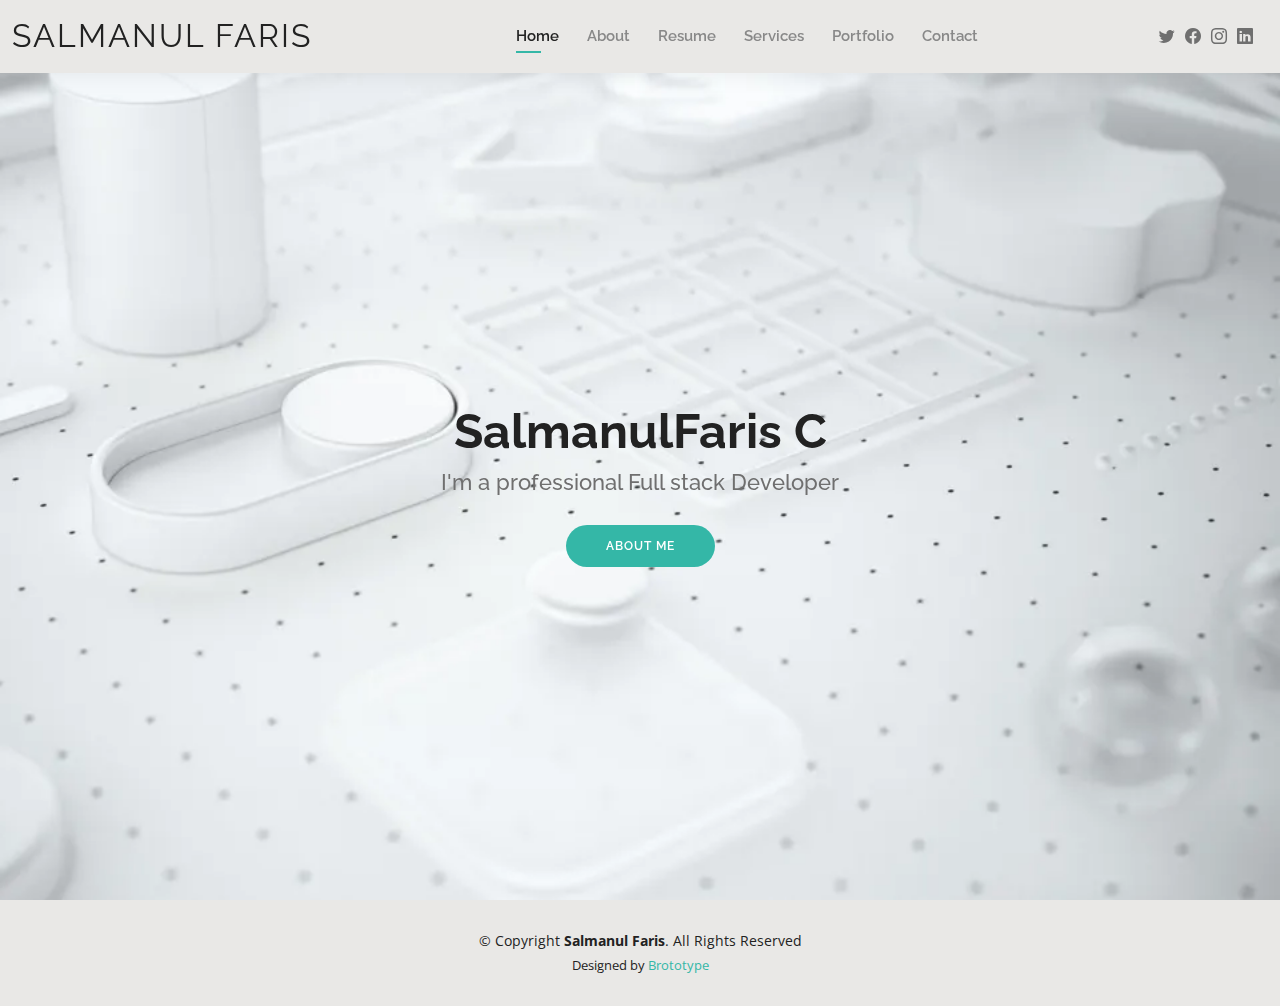
<file: index.html>
<!DOCTYPE html>
<html lang="en">

<head>
  <meta charset="utf-8">
  <meta content="width=device-width, initial-scale=1.0" name="viewport">

  <title>Salmanul Faris </title>
  <meta content="" name="description">
  <meta content="" name="keywords">

  <!-- Favicons -->
  <link href="assets/img/salman logo.webp" rel="icon">
  <link href="assets/img/salman logo.webp" rel="apple-touch-icon">

  <!-- Google Fonts -->
  <link href="https://fonts.googleapis.com/css?family=Open+Sans:300,300i,400,400i,600,600i,700,700i|Raleway:300,300i,400,400i,500,500i,600,600i,700,700i|Poppins:300,300i,400,400i,500,500i,600,600i,700,700i" rel="stylesheet">

  <!-- Vendor CSS Files -->
  <link href="assets/vendor/aos/aos.css" rel="stylesheet">
  <link href="assets/vendor/bootstrap/css/bootstrap.min.css" rel="stylesheet">
  <link href="assets/vendor/bootstrap-icons/bootstrap-icons.css" rel="stylesheet">
  <link href="assets/vendor/boxicons/css/boxicons.min.css" rel="stylesheet">
  <link href="assets/vendor/glightbox/css/glightbox.min.css" rel="stylesheet">
  <link href="assets/vendor/swiper/swiper-bundle.min.css" rel="stylesheet">

  <!-- Template Main CSS File -->
  <link href="assets/css/style.css" rel="stylesheet">

 
</head>

<body>

  <!-- ======= Header ======= -->
  <header id="header" class="fixed-top">
    <div class="container-fluid d-flex justify-content-between align-items-center">

      <h1 class="logo me-auto me-lg-0"><a href="index.html">Salmanul Faris</a></h1>
      <!-- Uncomment below if you prefer to use an image logo -->
      <!-- <a href="index.html" class="logo"><img src="assets/img/logo.png" alt="" class="img-fluid"></a>-->

      <nav id="navbar" class="navbar order-last order-lg-0">
        <ul>
          <li><a class="active" href="index.html">Home</a></li>
          <li><a href="about.html">About</a></li>
          <li><a href="resume.html">Resume</a></li>
          <li><a href="services.html">Services</a></li>
          <li><a href="portfolio.html">Portfolio</a></li>
          <li><a href="contact.html">Contact</a></li>
        </ul>
        <i class="bi bi-list mobile-nav-toggle"></i>
      </nav><!-- .navbar -->

      <div class="header-social-links">
        <a href="#" class="twitter"><i class="bi bi-twitter"></i></a>
        <a href="https://www.facebook.com/salmanul.faris.5473" class="facebook"><i class="bi bi-facebook"></i></a>
        <a href="https://instagram.com/mr_fa_r_i_?igshid=ZDdkNTZiNTM=" class="instagram"><i class="bi bi-instagram"></i></a>
        <a href="https://www.linkedin.com/in/salmanul-faris-8b586a227/" class="linkedin"><i class="bi bi-linkedin"></i></i></a>
      </div>

    </div>

  </header><!-- End Header -->

  <!-- ======= Hero Section ======= -->
  <section id="hero" class="d-flex align-items-center">
    <div class="container d-flex flex-column align-items-center" data-aos="zoom-in" data-aos-delay="100">
      <h1>SalmanulFaris C</h1>
      <h2>I'm a professional Full stack Developer</h2>
      <a href="about.html" class="btn-about">About Me</a>
    </div>
  </section><!-- End Hero -->

  <!-- ======= Footer ======= -->
  <footer id="footer">
    <div class="container">
      <div class="copyright">
        &copy; Copyright <strong><span>Salmanul Faris</span></strong>. All Rights Reserved
      </div>
      <div class="credits">
     
        Designed by <a href="#">Brototype</a>
      </div>
    </div>
  </footer><!-- End  Footer -->

  <div id="preloader"></div>
  <a href="#" class="back-to-top d-flex align-items-center justify-content-center"><i class="bi bi-arrow-up-short"></i></a>

  <!-- Vendor JS Files -->
  <script src="assets/vendor/purecounter/purecounter_vanilla.js"></script>
  <script src="assets/vendor/aos/aos.js"></script>
  <script src="assets/vendor/bootstrap/js/bootstrap.bundle.min.js"></script>
  <script src="assets/vendor/glightbox/js/glightbox.min.js"></script>
  <script src="assets/vendor/isotope-layout/isotope.pkgd.min.js"></script>
  <script src="assets/vendor/swiper/swiper-bundle.min.js"></script>
  <script src="assets/vendor/waypoints/noframework.waypoints.js"></script>
  

  <!-- Template Main JS File -->
  <script src="assets/js/main.js"></script>

</body>

</html>
</file>
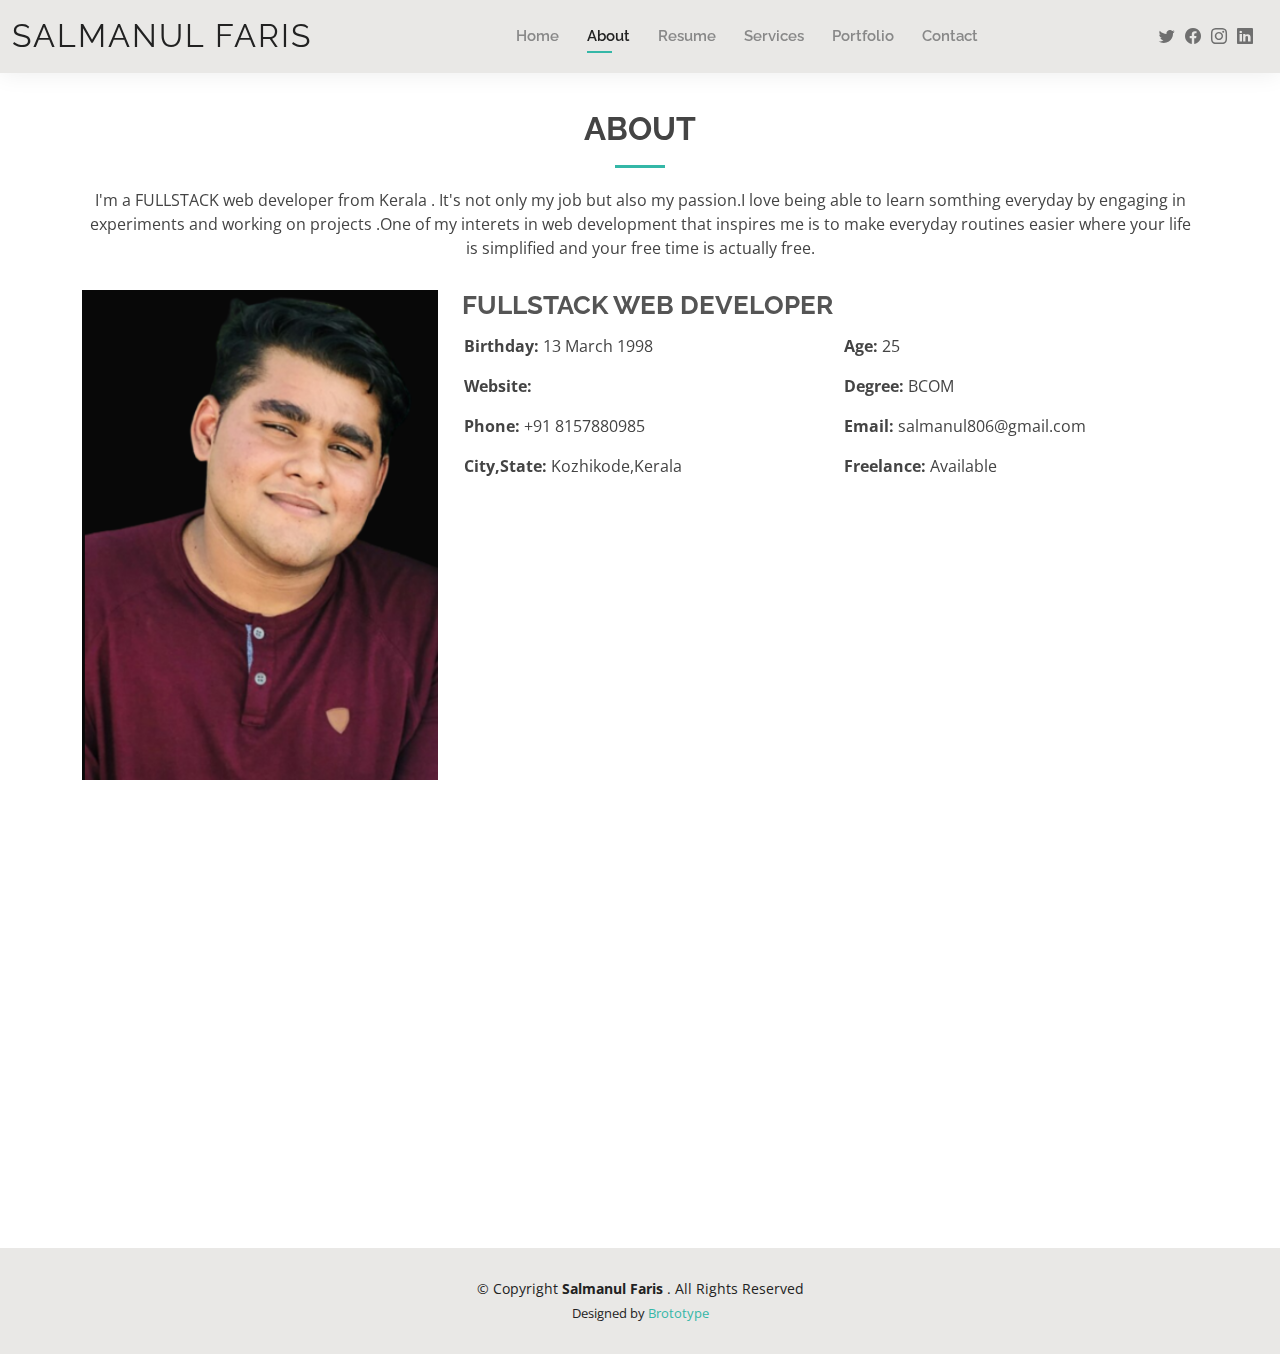
<file: about.html>
<!DOCTYPE html>
<html lang="en">

<head>
  <meta charset="utf-8">
  <meta content="width=device-width, initial-scale=1.0" name="viewport">

  <title>About - Salmanul Faris </title>
  <meta content="" name="description">
  <meta content="" name="keywords">

  <!-- Favicons -->
  <link href="assets/img/salman logo.webp" rel="icon">
  <link href="assets/img/salman logo.webp" rel="apple-touch-icon">

  <!-- Google Fonts -->
  <link href="https://fonts.googleapis.com/css?family=Open+Sans:300,300i,400,400i,600,600i,700,700i|Raleway:300,300i,400,400i,500,500i,600,600i,700,700i|Poppins:300,300i,400,400i,500,500i,600,600i,700,700i" rel="stylesheet">

  <!-- Vendor CSS Files -->
  <link href="assets/vendor/aos/aos.css" rel="stylesheet">
  <link href="assets/vendor/bootstrap/css/bootstrap.min.css" rel="stylesheet">
  <link href="assets/vendor/bootstrap-icons/bootstrap-icons.css" rel="stylesheet">
  <link href="assets/vendor/boxicons/css/boxicons.min.css" rel="stylesheet">
  <link href="assets/vendor/glightbox/css/glightbox.min.css" rel="stylesheet">
  <link href="assets/vendor/swiper/swiper-bundle.min.css" rel="stylesheet">

  <!-- Template Main CSS File -->
  <link href="assets/css/style.css" rel="stylesheet">

 
</head>

<body>

  <!-- ======= Header ======= -->
  <header id="header" class="fixed-top">
    <div class="container-fluid d-flex justify-content-between align-items-center">

      <h1 class="logo me-auto me-lg-0"><a href="index.html">Salmanul Faris</a></h1>
     
      

      <nav id="navbar" class="navbar order-last order-lg-0">
        <ul>
          <li><a href="index.html">Home</a></li>
          <li><a class="active" href="about.html">About</a></li>
          <li><a href="resume.html">Resume</a></li>
          <li><a href="services.html">Services</a></li>
          <li><a href="portfolio.html">Portfolio</a></li>
          <li><a href="contact.html">Contact</a></li>
        </ul>
        <i class="bi bi-list mobile-nav-toggle"></i>
      </nav><!-- .navbar -->

      <div class="header-social-links">
        <a href="#" class="twitter"><i class="bi bi-twitter"></i></a>
        <a href="https://www.facebook.com/salmanul.faris.547" class="facebook"><i class="bi bi-facebook"></i></a>
        <a href="https://instagram.com/mr_fa_r_i_?igshid=ZDdkNTZiNTM=" class="instagram"><i class="bi bi-instagram"></i></a>
        <a href="https://www.linkedin.com/in/salmanul-faris-8b586a227/" class="linkedin"><i class="bi bi-linkedin"></i></i></a>
      </div>

    </div>

  </header><!-- End Header -->

  <main id="main">

    <!-- ======= About Section ======= -->
    <section id="about" class="about">
      <div class="container" data-aos="fade-up">

        <div class="section-title">
          <h2>About</h2>
          <p>I'm a FULLSTACK web developer from Kerala . It's not only my job but also my passion.I love being able to learn somthing everyday by engaging in experiments and working on projects .One of my interets in web development that inspires me is to make everyday routines easier where your life is simplified and your free time is actually free. </p>
        </div>

        <div class="row">
          <div class="col-lg-4">
            <img src="assets/img/Screenshot from 2023-03-31 22-18-03.png" class="img-fluid" alt="">
          </div>
          <div class="col-lg-8 pt-4 pt-lg-0 content">
            <h3> FULLSTACK WEB DEVELOPER</h3>
            
            <div class="row">
              <div class="col-lg-6">
                <ul>
                  <li><i class="bi bi-rounded-right"></i> <strong>Birthday:</strong> 13 March 1998</li>
                  <li><i class="bi bi-rounded-right"></i> <strong>Website:</strong> </li>
                  <li><i class="bi bi-rounded-right"></i> <strong>Phone:</strong> +91 8157880985</li>
                  <li><i class="bi bi-rounded-right"></i> <strong>City,State:</strong>  Kozhikode,Kerala</li>
                </ul>
              </div>
              <div class="col-lg-6">
                <ul>
                  <li><i class="bi bi-rounded-right"></i> <strong>Age:</strong> 25</li>
                  <li><i class="bi bi-rounded-right"></i> <strong>Degree:</strong> BCOM</li>
                  <li><i class="bi bi-rounded-right"></i> <strong>Email:</strong> salmanul806@gmail.com</li>
                  <li><i class="bi bi-rounded-right"></i> <strong>Freelance:</strong> Available</li>
                </ul>
              </div>
            </div>
         
          </div>
        </div>

      </div>
    </section><!-- End About Section -->

    <!-- ======= Skills Section ======= -->
    <section id="skills" class="skills">
      <div class="container" data-aos="fade-up">

        <div class="section-title">
          <h2>Skills</h2>
          
        </div>

        <div class="row skills-content">

          <div class="col-lg-6">

            <div class="progress">
              <span class="skill">HTML <i class="val">80%</i></span>
              <div class="progress-bar-wrap">
                <div class="progress-bar" role="progressbar" aria-valuenow="80" aria-valuemin="0" aria-valuemax="100"></div>
              </div>
            </div>

            <div class="progress">
              <span class="skill">CSS <i class="val">80%</i></span>
              <div class="progress-bar-wrap">
                <div class="progress-bar" role="progressbar" aria-valuenow="80" aria-valuemin="0" aria-valuemax="100"></div>
              </div>
            </div>

            <div class="progress">
              <span class="skill">JavaScript <i class="val">50%</i></span>
              <div class="progress-bar-wrap">
                <div class="progress-bar" role="progressbar" aria-valuenow="50" aria-valuemin="0" aria-valuemax="100"></div>
              </div>
            </div>

          </div>

          <div class="col-lg-6">

            <div class="progress">
              <span class="skill">MongoDB<i class="val">80%</i></span>
              <div class="progress-bar-wrap">
                <div class="progress-bar" role="progressbar" aria-valuenow="80" aria-valuemin="0" aria-valuemax="100"></div>
              </div>
            </div>

            <div class="progress">
              <span class="skill">React js<i class="val">90%</i></span>
              <div class="progress-bar-wrap">
                <div class="progress-bar" role="progressbar" aria-valuenow="90" aria-valuemin="0" aria-valuemax="100"></div>
              </div>
            </div>

            <div class="progress">
              <span class="skill">jQery<i class="val">55%</i></span>
              <div class="progress-bar-wrap">
                <div class="progress-bar" role="progressbar" aria-valuenow="55" aria-valuemin="0" aria-valuemax="100"></div>
              </div>
            </div>

          </div>

        </div>

      </div>
    </section><!-- End Skills Section -->
</main><!-- End #main -->

  <!-- ======= Footer ======= -->
  <footer id="footer">
    <div class="container">
      <div class="copyright">
        &copy; Copyright <strong><span>Salmanul Faris </span></strong>. All Rights Reserved
      </div>
      <div class="credits">
       

        Designed by <a href="">Brototype</a>
      </div>
    </div>
  </footer><!-- End  Footer -->

  <div id="preloader"></div>
  <a href="#" class="back-to-top d-flex align-items-center justify-content-center"><i class="bi bi-arrow-up-short"></i></a>

  <!-- Vendor JS Files -->
  <script src="assets/vendor/purecounter/purecounter_vanilla.js"></script>
  <script src="assets/vendor/aos/aos.js"></script>
  <script src="assets/vendor/bootstrap/js/bootstrap.bundle.min.js"></script>
  <script src="assets/vendor/glightbox/js/glightbox.min.js"></script>
  <script src="assets/vendor/isotope-layout/isotope.pkgd.min.js"></script>
  <script src="assets/vendor/swiper/swiper-bundle.min.js"></script>
  <script src="assets/vendor/waypoints/noframework.waypoints.js"></script>
  

  <!-- Template Main JS File -->
  <script src="assets/js/main.js"></script>

</body>

</html>
</file>
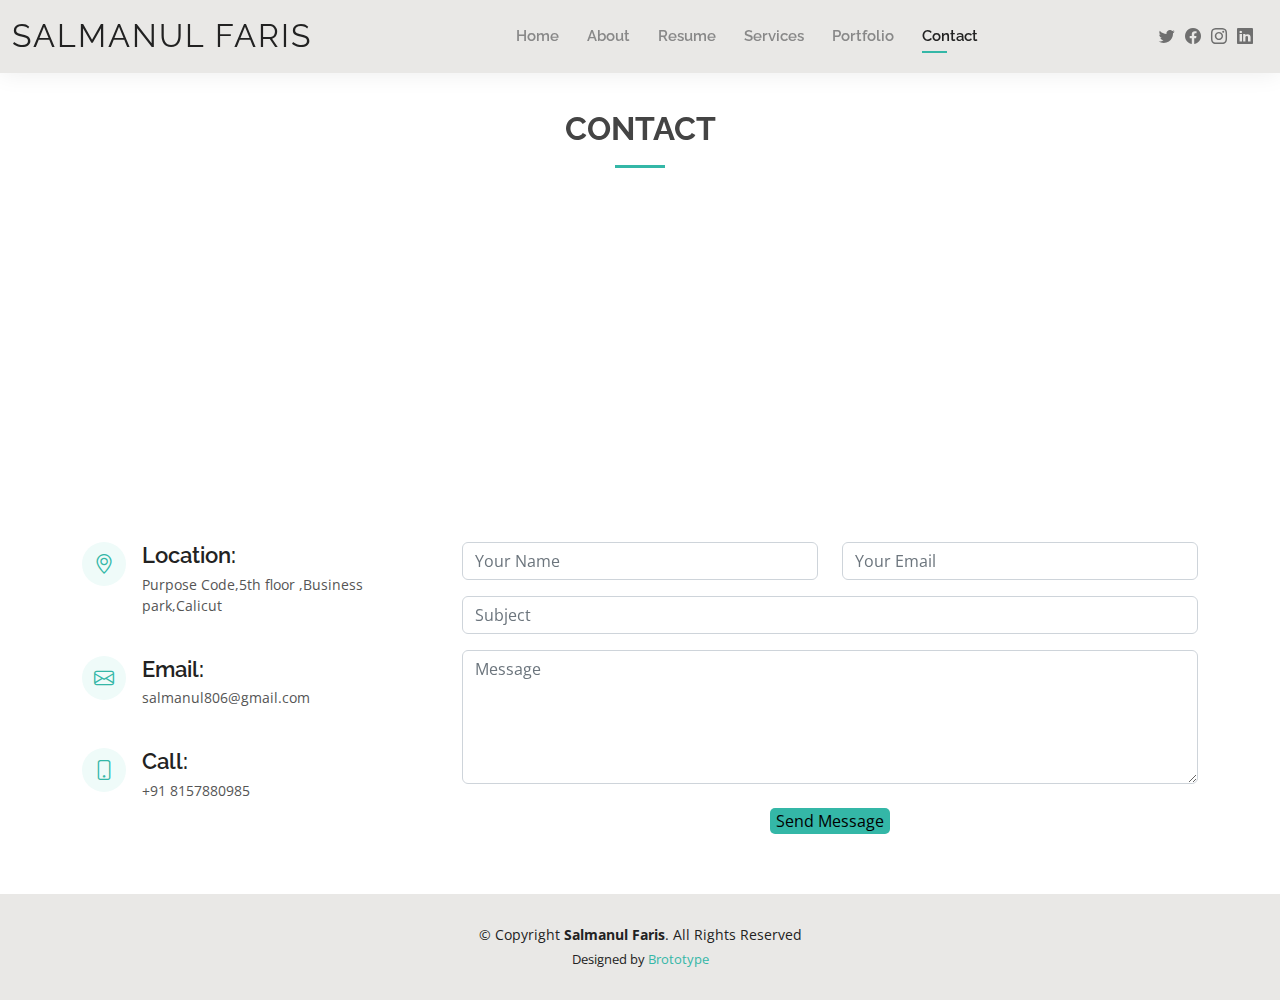
<file: contact.html>
<!DOCTYPE html>
<html lang="en">

<head>
  <meta charset="utf-8">
  <meta content="width=device-width, initial-scale=1.0" name="viewport">

  <title>Contact - Salmanu faris </title>
  <meta content="" name="description">
  <meta content="" name="keywords">
  <script src="https://ajax.googleapis.com/ajax/libs/jquery/3.5.1/jquery.min.js"></script>
  <!-- Favicons -->
  <link href="assets/img/salman logo.webp" rel="icon">
  <link href="assets/img/salman logo.webp" rel="apple-touch-icon">

  <!-- Google Fonts -->
  <link href="https://fonts.googleapis.com/css?family=Open+Sans:300,300i,400,400i,600,600i,700,700i|Raleway:300,300i,400,400i,500,500i,600,600i,700,700i|Poppins:300,300i,400,400i,500,500i,600,600i,700,700i" rel="stylesheet">

  <!-- Vendor CSS Files -->
  <link href="assets/vendor/aos/aos.css" rel="stylesheet">
  <link href="assets/vendor/bootstrap/css/bootstrap.min.css" rel="stylesheet">
  <link href="assets/vendor/bootstrap-icons/bootstrap-icons.css" rel="stylesheet">
  <link href="assets/vendor/boxicons/css/boxicons.min.css" rel="stylesheet">
  <link href="assets/vendor/glightbox/css/glightbox.min.css" rel="stylesheet">
  <link href="assets/vendor/swiper/swiper-bundle.min.css" rel="stylesheet">

  <!-- Template Main CSS File -->
  <link href="assets/css/style.css" rel="stylesheet">


</head>

<body>

  <!-- ======= Header ======= -->
  <header id="header" class="fixed-top">
    <div class="container-fluid d-flex justify-content-between align-items-center">

      <h1 class="logo me-auto me-lg-0"><a href="index.html">Salmanul faris</a></h1>
    

      <nav id="navbar" class="navbar order-last order-lg-0">
        <ul>
          <li><a href="index.html">Home</a></li>
          <li><a href="about.html">About</a></li>
          <li><a href="resume.html">Resume</a></li>
          <li><a href="services.html">Services</a></li>
          <li><a href="portfolio.html">Portfolio</a></li>
          <li><a class="active" href="contact.html">Contact</a></li>
        </ul>
        <i class="bi bi-list mobile-nav-toggle"></i>
      </nav><!-- .navbar -->

      <div class="header-social-links">
        <a href="#" class="twitter"><i class="bi bi-twitter"></i></a>
        <a href="https://www.facebook.com/salmanul.faris.5473" class="facebook"><i class="bi bi-facebook"></i></a>
        <a href="https://instagram.com/mr_fa_r_i_?igshid=ZDdkNTZiNTM=" class="instagram"><i class="bi bi-instagram"></i></a>
        <a href="https://www.linkedin.com/in/salmanul-faris-8b586a227/" class="linkedin"><i class="bi bi-linkedin"></i></i></a>
      </div>

    </div>

  </header><!-- End Header -->

  <main id="main">

    <!-- ======= Contact Section ======= -->
    <section id="contact" class="contact">
      <div class="container" data-aos="fade-up">

        <div class="section-title">
          <h2>Contact</h2>
        
        </div>

        <div>
          <iframe style="border:0; width: 100%; height: 270px;" src="https://www.google.com/maps/embed?pb=!1m18!1m12!1m3!1d7826.37225733237!2d75.83382359999997!3d11.2477143!2m3!1f0!2f0!3f0!3m2!1i1024!2i768!4f13.1!3m3!1m2!1s0x3ba65bbe359ced81%3A0xc17c381f72b87e02!2sHiLITE%20Mall!5e0!3m2!1sen!2sin!4v1680504211354!5m2!1sen!2sin" frameborder="0" allowfullscreen></iframe>
        </div>
        
        <div class="row mt-5">

          <div class="col-lg-4">
            <div class="info">
              <div class="address">
                <i class="bi bi-geo-alt"></i>
                <h4>Location:</h4>
                <p>Purpose Code,5th floor ,Business park,Calicut</p>
              </div>

              <div class="email">
                <i class="bi bi-envelope"></i>
                <h4>Email:</h4>
                <p>salmanul806@gmail.com</p>
              </div>

              <div class="phone">
                <i class="bi bi-phone"></i>
                <h4>Call:</h4>
                <p>+91 8157880985</p>
              </div>

            </div>

          </div>

          <div class="col-lg-8 mt-5 mt-lg-0">

            <form  id="submit-form" action="https://script.google.com/macros/s/AKfycbw-mEFwkBR1x8VTeVtcNNSf1Lh4oaCD3UAg9ROnfEV1oEaWqec2lcZhBApvTlhIOS1TpA/exec"  >
              <div class="row">
                <div class="col-md-6 form-group">
                  <input type="text" name="name" class="form-control" id="name" placeholder="Your Name" required>
                </div>
                <div class="col-md-6 form-group mt-3 mt-md-0">
                  <input type="email" class="form-control" name="email" id="email" placeholder="Your Email" required>
                </div>
              </div>
              <div class="form-group mt-3">
                <input type="text" class="form-control" name="subject" id="subject" placeholder="Subject" required>
              </div>
              <div class="form-group mt-3">
                <textarea class="form-control" name="message" rows="5" placeholder="Message" required></textarea>
              </div>
             
              <div class="text-center pt-4"><button type="submit" style="background-color:  #34b7a7; border: none;border-radius: 5px;">Send Message</button></div>
            </form>

          </div>

        </div>

      </div>
    </section><!-- End Contact Section -->

  </main><!-- End #main -->

  <!-- ======= Footer ======= -->
  <footer id="footer">
    <div class="container">
      <div class="copyright">
        &copy; Copyright <strong><span>Salmanul Faris</span></strong>. All Rights Reserved
      </div>
      <div class="credits">
      
        Designed by <a href="https://bootstrapmade.com/">Brototype</a>
      </div>
    </div>
  </footer><!-- End  Footer -->

  <div id="preloader"></div>
  <a href="#" class="back-to-top d-flex align-items-center justify-content-center"><i class="bi bi-arrow-up-short"></i></a>

  <!-- Vendor JS Files -->
  <script src="assets/vendor/purecounter/purecounter_vanilla.js"></script>
  <script src="assets/vendor/aos/aos.js"></script>
  <script src="assets/vendor/bootstrap/js/bootstrap.bundle.min.js"></script>
  <script src="assets/vendor/glightbox/js/glightbox.min.js"></script>
  <script src="assets/vendor/isotope-layout/isotope.pkgd.min.js"></script>
  <script src="assets/vendor/swiper/swiper-bundle.min.js"></script>
  <script src="assets/vendor/waypoints/noframework.waypoints.js"></script>
  

  <!-- Template Main JS File -->
  <script src="assets/js/main.js"></script>
  <script>
    $("#submit-form").submit((e)=>{
        e.preventDefault()
        $.ajax({
            url:"https://script.google.com/macros/s/AKfycbw-mEFwkBR1x8VTeVtcNNSf1Lh4oaCD3UAg9ROnfEV1oEaWqec2lcZhBApvTlhIOS1TpA/exec",
            data:$("#submit-form").serialize(),
            method:"post",
            success:function (response){
                alert("Form submitted successfully")
                window.location.reload()
                //window.location.href="https://google.com"
            },
            error:function (err){
                alert("Something Error")

            }
        })
    })
</script>
</body>

</html>
</file>
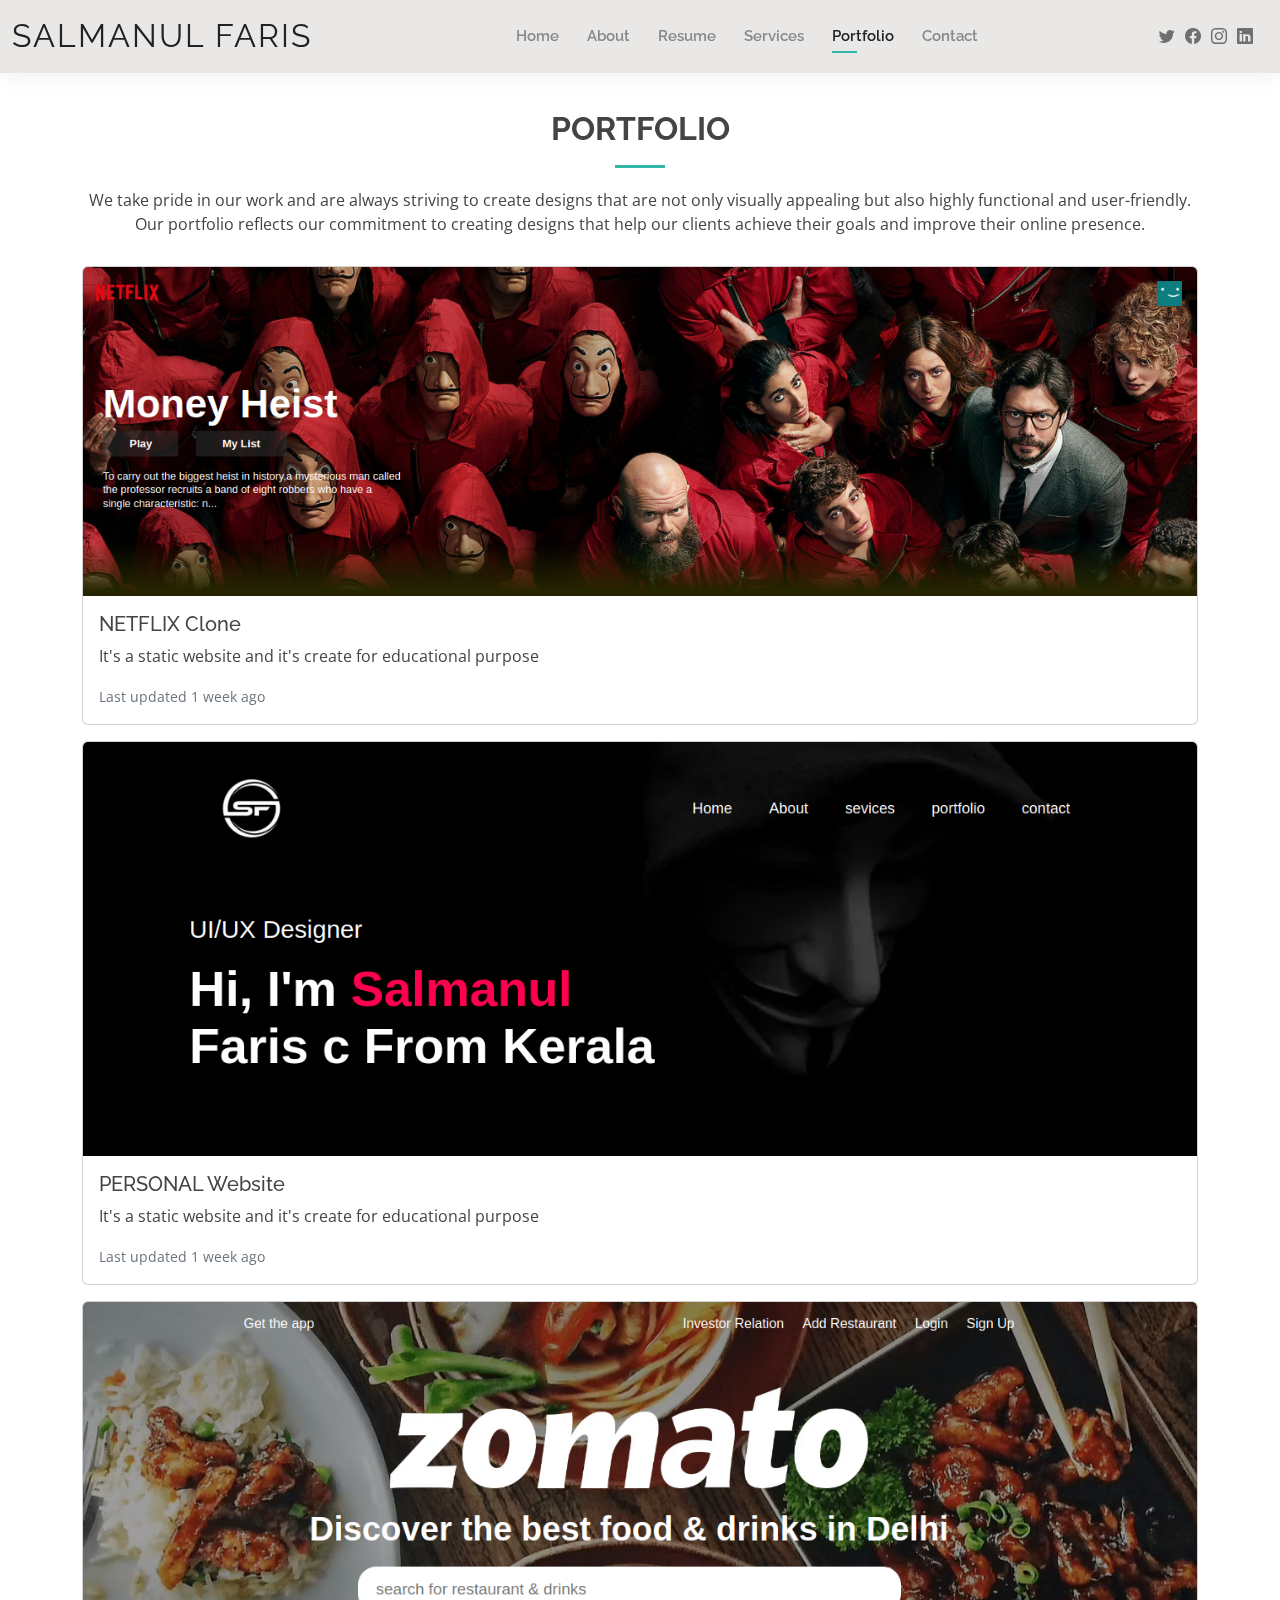
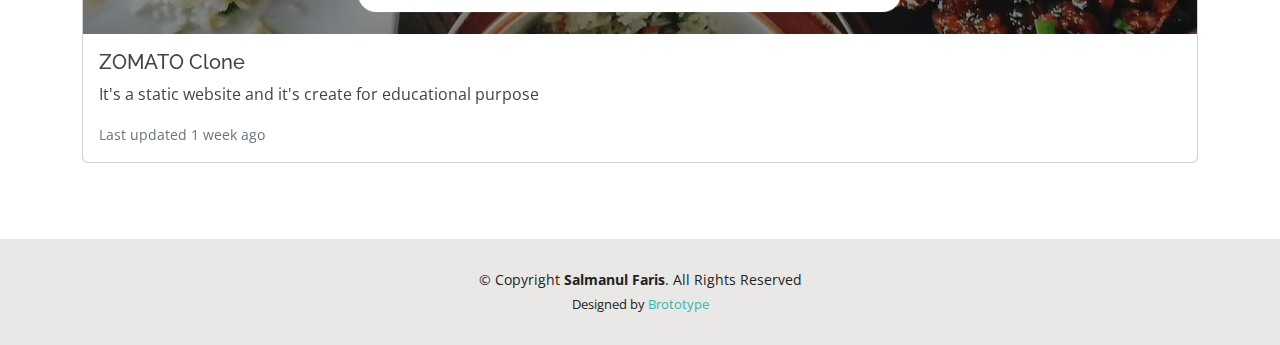
<file: portfolio.html>
<!DOCTYPE html>
<html lang="en">

<head>
  <meta charset="utf-8">
  <meta content="width=device-width, initial-scale=1.0" name="viewport">

  <title>Portfolio - Salmanul Faris</title>
  <meta content="" name="description">
  <meta content="" name="keywords">

  <!-- Favicons -->
  <link href="assets/img/salman logo.webp" rel="icon">
  <link href="assets/img/salman logo.webp" rel="apple-touch-icon">

  <!-- Google Fonts -->
  <link href="https://fonts.googleapis.com/css?family=Open+Sans:300,300i,400,400i,600,600i,700,700i|Raleway:300,300i,400,400i,500,500i,600,600i,700,700i|Poppins:300,300i,400,400i,500,500i,600,600i,700,700i" rel="stylesheet">

  <!-- Vendor CSS Files -->
  <link href="assets/vendor/aos/aos.css" rel="stylesheet">
  <link href="assets/vendor/bootstrap/css/bootstrap.min.css" rel="stylesheet">
  <link href="assets/vendor/bootstrap-icons/bootstrap-icons.css" rel="stylesheet">
  <link href="assets/vendor/boxicons/css/boxicons.min.css" rel="stylesheet">
  <link href="assets/vendor/glightbox/css/glightbox.min.css" rel="stylesheet">
  <link href="assets/vendor/swiper/swiper-bundle.min.css" rel="stylesheet">

  <!-- Template Main CSS File -->
  <link href="assets/css/style.css" rel="stylesheet">

 
</head>

<body>

  <!-- ======= Header ======= -->
  <header id="header" class="fixed-top">
    <div class="container-fluid d-flex justify-content-between align-items-center">

      <h1 class="logo me-auto me-lg-0"><a href="index.html">Salmanul Faris</a></h1>
     
      <nav id="navbar" class="navbar order-last order-lg-0">
        <ul>
          <li><a href="index.html">Home</a></li>
          <li><a href="about.html">About</a></li>
          <li><a href="resume.html">Resume</a></li>
          <li><a href="services.html">Services</a></li>
          <li><a class="active" href="portfolio.html">Portfolio</a></li>
          <li><a href="contact.html">Contact</a></li>
        </ul>
        <i class="bi bi-list mobile-nav-toggle"></i>
      </nav><!-- .navbar -->

      <div class="header-social-links">
        <a href="#" class="twitter"><i class="bi bi-twitter"></i></a>
        <a href="https://www.facebook.com/salmanul.faris.5473" class="facebook"><i class="bi bi-facebook"></i></a>
        <a href="https://instagram.com/mr_fa_r_i_?igshid=ZDdkNTZiNTM=" class="instagram"><i class="bi bi-instagram"></i></a>
        <a href="https://www.linkedin.com/in/salmanul-faris-8b586a227/" class="linkedin"><i class="bi bi-linkedin"></i></i></a>
      </div>

    </div>

  </header><!-- End Header -->

  <main id="main">

    <!-- ======= Portfolio Section ======= -->
    <section id="portfolio" class="portfolio">
      <div class="container" data-aos="fade-up">

        <div class="section-title">
          <h2>Portfolio</h2>
          <p>We take pride in our work and are always striving to create designs that are not only visually appealing but also highly functional and user-friendly. Our portfolio reflects our commitment to creating designs that help our clients achieve their goals and improve their online presence.</p>
        </div>
        <div class="card mb-3">
          <img src="assets/img/Screenshot from 2023-04-03 11-02-18.png" class="card-img-top" alt="...">
          <div class="card-body">
            <h5 class="card-title">NETFLIX Clone</h5>
            <p class="card-text">It's a static website and it's create for educational purpose</p>
            <p class="card-text"><small class="text-muted">Last updated 1 week ago</small></p>
          </div>
        </div>
        <div class="card mb-3">
          <img src="assets/img/Screenshot from 2023-04-03 10-56-16.png" class="card-img-top" alt="...">
          <div class="card-body">
            <h5 class="card-title">PERSONAL Website</h5>
            <p class="card-text">It's a static website and it's create for educational purpose</p>
            <p class="card-text"><small class="text-muted">Last updated 1 week ago</small></p>
          </div>
        </div>
        <div class="card mb-3">
          <img src="assets/img/Screenshot from 2023-04-03 11-01-06.png" class="card-img-top" alt="...">
          <div class="card-body">
            <h5 class="card-title">ZOMATO Clone </h5>
            <p class="card-text">It's a static website and it's create for educational purpose</p>
            <p class="card-text"><small class="text-muted">Last updated 1 week ago</small></p>
          </div>
        </div>
       


      </div>
    </section><!-- End Portfolio Section -->

  </main><!-- End #main -->

  <!-- ======= Footer ======= -->
  <footer id="footer">
    <div class="container">
      <div class="copyright">
        &copy; Copyright <strong><span>Salmanul Faris</span></strong>. All Rights Reserved
      </div>
      <div class="credits">
      
        Designed by <a href="https://bootstrapmade.com/">Brototype</a>
      </div>
    </div>
  </footer><!-- End  Footer -->

  <div id="preloader"></div>
  <a href="#" class="back-to-top d-flex align-items-center justify-content-center"><i class="bi bi-arrow-up-short"></i></a>

  <!-- Vendor JS Files -->
  <script src="assets/vendor/purecounter/purecounter_vanilla.js"></script>
  <script src="assets/vendor/aos/aos.js"></script>
  <script src="assets/vendor/bootstrap/js/bootstrap.bundle.min.js"></script>
  <script src="assets/vendor/glightbox/js/glightbox.min.js"></script>
  <script src="assets/vendor/isotope-layout/isotope.pkgd.min.js"></script>
  <script src="assets/vendor/swiper/swiper-bundle.min.js"></script>
  <script src="assets/vendor/waypoints/noframework.waypoints.js"></script>
  

  <!-- Template Main JS File -->
  <script src="assets/js/main.js"></script>

</body>

</html>
</file>
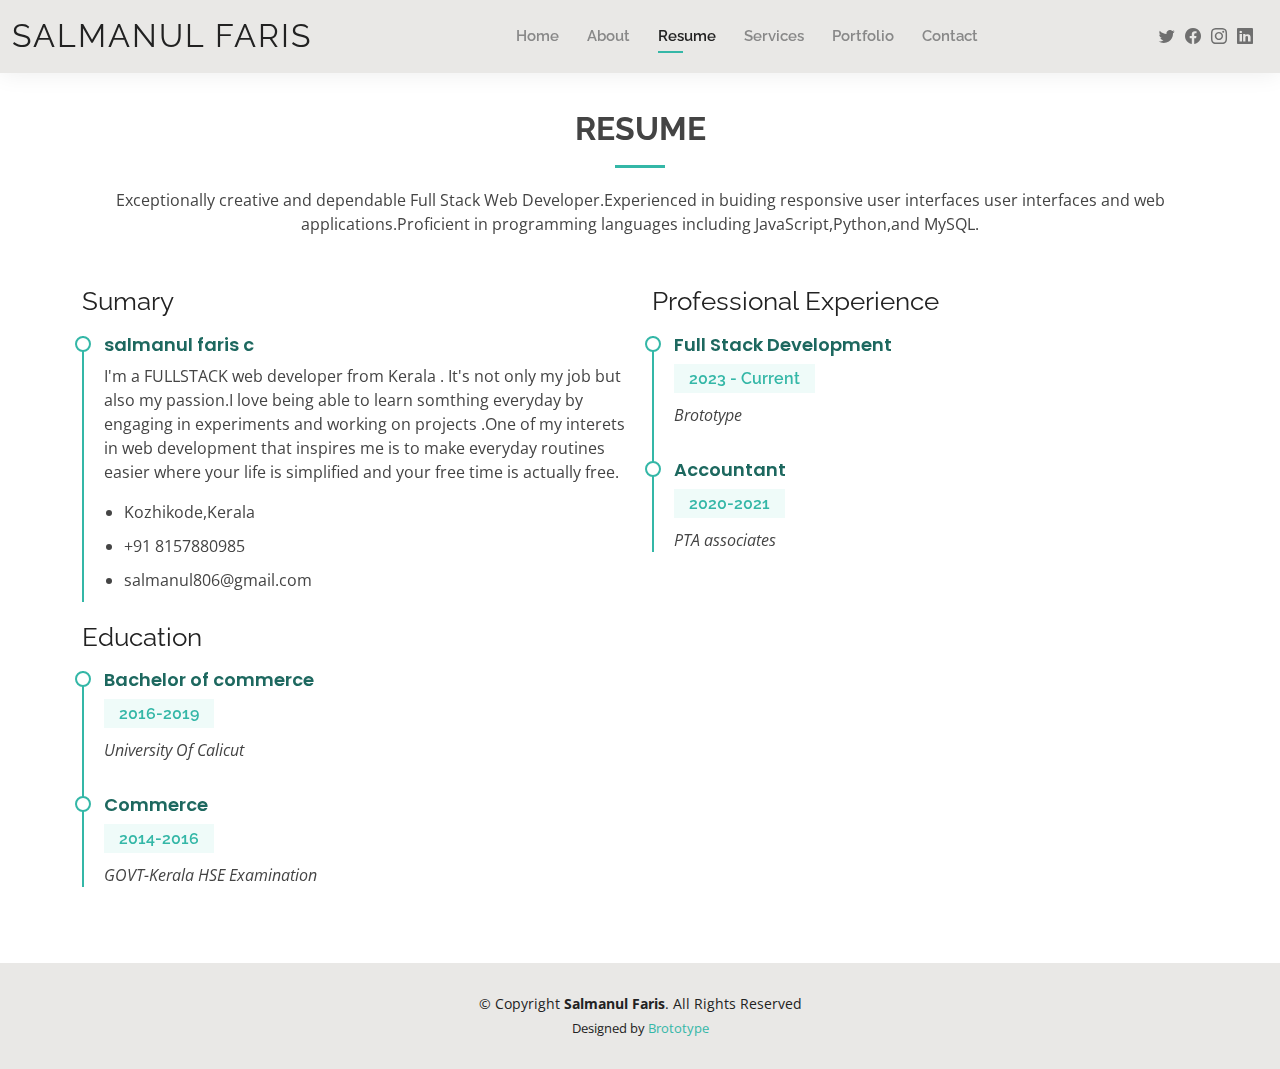
<file: resume.html>
<!DOCTYPE html>
<html lang="en">

<head>
  <meta charset="utf-8">
  <meta content="width=device-width, initial-scale=1.0" name="viewport">

  <title>Resume - Salmanul Faris </title>
  <meta content="" name="description">
  <meta content="" name="keywords">

  <!-- Favicons -->
  <link href="assets/img/salman logo.webp" rel="icon">
  <link href="assets/img/salman logo.webp" rel="apple-touch-icon">

  <!-- Google Fonts -->
  <link href="https://fonts.googleapis.com/css?family=Open+Sans:300,300i,400,400i,600,600i,700,700i|Raleway:300,300i,400,400i,500,500i,600,600i,700,700i|Poppins:300,300i,400,400i,500,500i,600,600i,700,700i" rel="stylesheet">

  <!-- Vendor CSS Files -->
  <link href="assets/vendor/aos/aos.css" rel="stylesheet">
  <link href="assets/vendor/bootstrap/css/bootstrap.min.css" rel="stylesheet">
  <link href="assets/vendor/bootstrap-icons/bootstrap-icons.css" rel="stylesheet">
  <link href="assets/vendor/boxicons/css/boxicons.min.css" rel="stylesheet">
  <link href="assets/vendor/glightbox/css/glightbox.min.css" rel="stylesheet">
  <link href="assets/vendor/swiper/swiper-bundle.min.css" rel="stylesheet">

  <!-- Template Main CSS File -->
  <link href="assets/css/style.css" rel="stylesheet">


</head>

<body>

  <!-- ======= Header ======= -->
  <header id="header" class="fixed-top">
    <div class="container-fluid d-flex justify-content-between align-items-center">

      <h1 class="logo me-auto me-lg-0"><a href="index.html">Salmanul  Faris</a></h1>
      

      <nav id="navbar" class="navbar order-last order-lg-0">
        <ul>
          <li><a href="index.html">Home</a></li>
          <li><a href="about.html">About</a></li>
          <li><a class="active" href="resume.html">Resume</a></li>
          <li><a href="services.html">Services</a></li>
          <li><a href="portfolio.html">Portfolio</a></li>
          <li><a href="contact.html">Contact</a></li>
        </ul>
        <i class="bi bi-list mobile-nav-toggle"></i>
      </nav><!-- .navbar -->

      <div class="header-social-links">
        <a href="#" class="twitter"><i class="bi bi-twitter"></i></a>
        <a href="https://www.facebook.com/salmanul.faris.5473" class="facebook"><i class="bi bi-facebook"></i></a>
        <a href="https://instagram.com/mr_fa_r_i_?igshid=ZDdkNTZiNTM=" class="instagram"><i class="bi bi-instagram"></i></a>
        <a href="https://www.linkedin.com/in/salmanul-faris-8b586a227/" class="linkedin"><i class="bi bi-linkedin"></i></i></a>
      </div>

    </div>

  </header><!-- End Header -->

  <main id="main">

    <!-- ======= Resume Section ======= -->
    <section id="resume" class="resume">
      <div class="container" data-aos="fade-up">

        <div class="section-title">
          <h2>Resume</h2>
          <p>Exceptionally creative and dependable Full Stack Web Developer.Experienced in buiding responsive user interfaces user interfaces and web applications.Proficient in programming languages including JavaScript,Python,and MySQL.</p>
        </div>

        <div class="row">
          <div class="col-lg-6">
            <h3 class="resume-title">Sumary</h3>
            <div class="resume-item pb-0">
              <h4>salmanul faris c</h4>
              <p><em></em>I'm a FULLSTACK web developer from Kerala . It's not only my job but also my passion.I love being able to learn somthing everyday by engaging in experiments and working on projects .One of my interets in web development that inspires me is to make everyday routines easier where your life is simplified and your free time is actually free. </p>
              </em></p>
              <p>
              <ul>
                <li>Kozhikode,Kerala</li>
                <li>+91 8157880985</li>
                <li>salmanul806@gmail.com</li>
              </ul>
              </p>
            </div>

            <h3 class="resume-title">Education</h3>
            <div class="resume-item">
              <h4>Bachelor of commerce</h4>
              <h5>2016-2019</h5>
              <p><em>University Of Calicut</em></p>
              
            </div>
            <div class="resume-item">
              <h4>Commerce</h4>
              <h5>2014-2016</h5>
              <p><em>GOVT-Kerala HSE Examination</em></p>
            
            </div>
          </div>
          <div class="col-lg-6">
            <h3 class="resume-title">Professional Experience</h3>
            <div class="resume-item">
              <h4> Full Stack Development </h4>
              <h5>2023 - Current</h5>
              <p><em>Brototype </em></p>
             
            </div>
            <div class="resume-item">
              <h4>Accountant</h4>
              <h5>2020-2021</h5>
              <p><em> PTA associates</em></p>
            
            </div>
          </div>
        </div>

      </div>
    </section><!-- End Resume Section -->

  </main><!-- End #main -->

  <!-- ======= Footer ======= -->
  <footer id="footer">
    <div class="container">
      <div class="copyright">
        &copy; Copyright <strong><span>Salmanul Faris</span></strong>. All Rights Reserved
      </div>
      <div class="credits">
        
        Designed by <a href="https://bootstrapmade.com/">Brototype</a>
      </div>
    </div>
  </footer><!-- End  Footer -->

  <div id="preloader"></div>
  <a href="#" class="back-to-top d-flex align-items-center justify-content-center"><i class="bi bi-arrow-up-short"></i></a>

  <!-- Vendor JS Files -->
  <script src="assets/vendor/purecounter/purecounter_vanilla.js"></script>
  <script src="assets/vendor/aos/aos.js"></script>
  <script src="assets/vendor/bootstrap/js/bootstrap.bundle.min.js"></script>
  <script src="assets/vendor/glightbox/js/glightbox.min.js"></script>
  <script src="assets/vendor/isotope-layout/isotope.pkgd.min.js"></script>
  <script src="assets/vendor/swiper/swiper-bundle.min.js"></script>
  <script src="assets/vendor/waypoints/noframework.waypoints.js"></script>
  

  <!-- Template Main JS File -->
  <script src="assets/js/main.js"></script>

</body>

</html>
</file>
<file: assets/css/style.css>
/**
* Template Name: Kelly
* Updated: Mar 10 2023 with Bootstrap v5.2.3
* Template URL: https://bootstrapmade.com/kelly-free-bootstrap-cv-resume-html-template/
* Author: BootstrapMade.com
* License: https://bootstrapmade.com/license/
*/

/*--------------------------------------------------------------
# General
--------------------------------------------------------------*/
body {
  font-family: "Open Sans", sans-serif;
  color: #444444;
}

a {
  color: #34b7a7;
  text-decoration: none;
}

a:hover {
  color: #51cdbe;
  text-decoration: none;
}

h1,
h2,
h3,
h4,
h5,
h6 {
  font-family: "Raleway", sans-serif;
}

#main {
  margin-top: 50px;
}

@media (max-width: 992px) {
  #main {
    margin-top: 30px;
  }
}

/*--------------------------------------------------------------
# Preloader
--------------------------------------------------------------*/
#preloader {
  position: fixed;
  top: 0;
  left: 0;
  right: 0;
  bottom: 0;
  z-index: 9999;
  overflow: hidden;
  background: #fff;
}

#preloader:before {
  content: "";
  position: fixed;
  top: calc(50% - 30px);
  left: calc(50% - 30px);
  border: 6px solid #34b7a7;
  border-top-color: #dcf5f2;
  border-radius: 50%;
  width: 60px;
  height: 60px;
  animation: animate-preloader 1s linear infinite;
}

@keyframes animate-preloader {
  0% {
    transform: rotate(0deg);
  }

  100% {
    transform: rotate(360deg);
  }
}

/*--------------------------------------------------------------
# Back to top button
--------------------------------------------------------------*/
.back-to-top {
  position: fixed;
  visibility: hidden;
  opacity: 0;
  right: 15px;
  bottom: 15px;
  z-index: 996;
  background: #34b7a7;
  width: 40px;
  height: 40px;
  border-radius: 50px;
  transition: all 0.4s;
}

.back-to-top i {
  font-size: 24px;
  color: #fff;
  line-height: 0;
}

.back-to-top:hover {
  background: #49cbbb;
  color: #fff;
}

.back-to-top.active {
  visibility: visible;
  opacity: 1;
}

/*--------------------------------------------------------------
# Header
--------------------------------------------------------------*/
#header {
  background: #e9e8e6;
  box-shadow: 0px 0px 25px 0 rgba(0, 0, 0, 0.08);
  z-index: 997;
  padding: 15px 0;
}

#header .logo {
  font-size: 32px;
  margin: 0;
  padding: 0;
  line-height: 1;
  font-weight: 400;
  letter-spacing: 2px;
  text-transform: uppercase;
}

#header .logo a {
  color: #222222;
}

#header .logo img {
  max-height: 40px;
}

@media (max-width: 992px) {
  #header .logo {
    font-size: 20px;
  }
}

/*--------------------------------------------------------------
# Header Social Links
--------------------------------------------------------------*/
.header-social-links {
  padding-right: 15px;
}

.header-social-links a {
  color: #6f6f6f;
  padding-left: 6px;
  display: inline-block;
  line-height: 0px;
  transition: 0.3s;
  font-size: 16px;
}

.header-social-links a:hover {
  color: #34b7a7;
}

/*--------------------------------------------------------------
# Navigation Menu
--------------------------------------------------------------*/
/**
* Desktop Navigation 
*/
.navbar {
  padding: 0;
}

.navbar ul {
  margin: 0;
  padding: 0;
  display: flex;
  list-style: none;
  align-items: center;
}

.navbar li {
  position: relative;
  padding: 10px 0 10px 28px;
}

.navbar a,
.navbar a:focus {
  display: flex;
  align-items: center;
  justify-content: space-between;
  font-family: "Raleway", sans-serif;
  font-size: 15px;
  font-weight: 600;
  color: #888888;
  white-space: nowrap;
  transition: 0.3s;
  position: relative;
}

.navbar a i,
.navbar a:focus i {
  font-size: 12px;
  line-height: 0;
  margin-left: 5px;
}

.navbar>ul>li>a:before {
  content: "";
  position: absolute;
  width: 0;
  height: 2px;
  bottom: -5px;
  left: 0;
  background-color: #34b7a7;
  visibility: hidden;
  width: 0px;
  transition: all 0.3s ease-in-out 0s;
}

.navbar a:hover:before,
.navbar li:hover>a:before,
.navbar .active:before {
  visibility: visible;
  width: 25px;
}

.navbar a:hover,
.navbar .active,
.navbar .active:focus,
.navbar li:hover>a {
  color: #222222;
}

.navbar .dropdown ul {
  display: block;
  position: absolute;
  left: 14px;
  top: calc(100% + 30px);
  margin: 0;
  padding: 10px 0;
  z-index: 99;
  opacity: 0;
  visibility: hidden;
  background: #fff;
  box-shadow: 0px 0px 30px rgba(127, 137, 161, 0.25);
  transition: 0.3s;
  border-radius: 4px;
}

.navbar .dropdown ul li {
  min-width: 200px;
  padding: 0;
}

.navbar .dropdown ul a {
  padding: 10px 20px;
  font-size: 15px;
  text-transform: none;
  font-weight: 600;
}

.navbar .dropdown ul a i {
  font-size: 12px;
}

.navbar .dropdown ul a:hover,
.navbar .dropdown ul .active:hover,
.navbar .dropdown ul li:hover>a {
  color: #34b7a7;
}

.navbar .dropdown:hover>ul {
  opacity: 1;
  top: 100%;
  visibility: visible;
}

.navbar .dropdown .dropdown ul {
  top: 0;
  left: calc(100% - 30px);
  visibility: hidden;
}

.navbar .dropdown .dropdown:hover>ul {
  opacity: 1;
  top: 0;
  left: 100%;
  visibility: visible;
}

@media (max-width: 1366px) {
  .navbar .dropdown .dropdown ul {
    left: -90%;
  }

  .navbar .dropdown .dropdown:hover>ul {
    left: -100%;
  }
}

/**
* Mobile Navigation 
*/
.mobile-nav-toggle {
  color: #222222;
  font-size: 28px;
  cursor: pointer;
  display: none;
  line-height: 0;
  transition: 0.5s;
}

.mobile-nav-toggle.bi-x {
  color: #fff;
}

@media (max-width: 991px) {
  .mobile-nav-toggle {
    display: block;
  }

  .navbar ul {
    display: none;
  }
}

.navbar-mobile {
  position: fixed;
  overflow: hidden;
  top: 0;
  right: 0;
  left: 0;
  bottom: 0;
  background: rgba(9, 9, 9, 0.9);
  transition: 0.3s;
  z-index: 999;
}

.navbar-mobile .mobile-nav-toggle {
  position: absolute;
  top: 15px;
  right: 15px;
}

.navbar-mobile ul {
  display: block;
  position: absolute;
  top: 55px;
  right: 15px;
  bottom: 15px;
  left: 15px;
  padding: 10px 0;
  border-radius: 10px;
  background-color: #fff;
  overflow-y: auto;
  transition: 0.3s;
}

.navbar-mobile a,
.navbar-mobile a:focus {
  font-size: 15px;
  padding-right: 15px;
  color: #222222;
}

.navbar-mobile a:hover,
.navbar-mobile .active,
.navbar-mobile li:hover>a {
  color: #34b7a7;
}

.navbar-mobile .getstarted,
.navbar-mobile .getstarted:focus {
  margin: 15px;
}

.navbar-mobile .dropdown ul {
  position: static;
  display: none;
  margin: 10px 20px;
  padding: 10px 0;
  z-index: 99;
  opacity: 1;
  visibility: visible;
  background: #fff;
  box-shadow: 0px 0px 30px rgba(127, 137, 161, 0.25);
}

.navbar-mobile .dropdown ul li {
  min-width: 200px;
}

.navbar-mobile .dropdown ul a {
  padding: 10px 20px;
}

.navbar-mobile .dropdown ul a i {
  font-size: 12px;
}

.navbar-mobile .dropdown ul a:hover,
.navbar-mobile .dropdown ul .active:hover,
.navbar-mobile .dropdown ul li:hover>a {
  color: #34b7a7;
}

.navbar-mobile .dropdown>.dropdown-active {
  display: block;
}

/*--------------------------------------------------------------
# Hero Section
--------------------------------------------------------------*/
#hero {
  width: 100%;
  height: 100vh;
  background: url("../img/3514955.webp") top right;
  background-size: cover;
}

#hero .container {
  padding-top: 70px;
  position: relative;
}

@media (max-width: 992px) {
  #hero .container {
    padding-top: 58px;
  }
}

#hero h1 {
  margin: 0;
  font-size: 48px;
  font-weight: 700;
  line-height: 56px;
  color: #222222;
}

#hero h2 {
  color: #6f6f6f;
  margin: 10px 0 0 0;
  font-size: 22px;
}

#hero .btn-about {
  font-family: "Raleway", sans-serif;
  text-transform: uppercase;
  font-weight: 600;
  font-size: 12px;
  letter-spacing: 1px;
  display: inline-block;
  padding: 12px 40px;
  border-radius: 50px;
  transition: 0.5s;
  margin-top: 30px;
  color: #fff;
  background: #34b7a7;
}

#hero .btn-about:hover {
  background: #3dc8b7;
}

@media (min-width: 1024px) {
  #hero {
    background-attachment: fixed;
  }
}

@media (max-width: 992px) {
  #hero:before {
    content: "";
    background: rgba(255, 255, 255, 0.8);
    position: absolute;
    bottom: 0;
    top: 0;
    left: 0;
    right: 0;
  }

  #hero h1 {
    font-size: 28px;
    line-height: 36px;
  }

  #hero h2 {
    font-size: 18px;
    line-height: 24px;
  }
}

/*--------------------------------------------------------------
# Sections General
--------------------------------------------------------------*/
section {
  padding: 60px 0;
}

.section-bg {
  background-color: #e7f8f6;
}

.section-title {
  text-align: center;
  padding-bottom: 30px;
}

.section-title h2 {
  font-size: 32px;
  font-weight: bold;
  text-transform: uppercase;
  margin-bottom: 20px;
  padding-bottom: 20px;
  position: relative;
}

.section-title h2::after {
  content: "";
  position: absolute;
  display: block;
  width: 50px;
  height: 3px;
  background: #34b7a7;
  bottom: 0;
  left: calc(50% - 25px);
}

.section-title p {
  margin-bottom: 0;
}

/*--------------------------------------------------------------
# Cta
--------------------------------------------------------------*/
.cta {
  background: linear-gradient(rgba(0, 0, 0, 0.6), rgba(0, 0, 0, 0.6)), url("../img/bg-1.jpg") fixed center center;
  background-size: cover;
  padding: 80px 0;
}

.cta h3 {
  color: #fff;
  font-size: 28px;
  font-weight: 700;
}

.cta p {
  color: #fff;
}

.cta .cta-btn {
  font-family: "Raleway", sans-serif;
  text-transform: uppercase;
  font-weight: 500;
  font-size: 16px;
  letter-spacing: 1px;
  display: inline-block;
  padding: 8px 20px;
  border-radius: 2px;
  transition: 0.5s;
  margin: 10px;
  border: 2px solid #fff;
  color: #fff;
}

.cta .cta-btn:hover {
  background: #34b7a7;
  border: 2px solid #34b7a7;
}

@media (max-width: 1024px) {
  .cta {
    background-attachment: scroll;
  }
}

@media (min-width: 769px) {
  .cta .cta-btn-container {
    display: flex;
    align-items: center;
    justify-content: flex-end;
  }
}

/*--------------------------------------------------------------
# About
--------------------------------------------------------------*/
.about .content h3 {
  font-weight: 700;
  font-size: 26px;
  color: #555555;
}

.about .content ul {
  list-style: none;
  padding: 0;
}

.about .content ul li {
  padding-bottom: 10px;
}

.about .content ul i {
  font-size: 20px;
  padding-right: 2px;
  color: #34b7a7;
}

.about .content p:last-child {
  margin-bottom: 0;
}

/*--------------------------------------------------------------
# Skills
--------------------------------------------------------------*/
.skills .progress {
  height: 60px;
  display: block;
  background: none;
  border-radius: 0;
}

.skills .progress .skill {
  padding: 10px 0;
  margin: 0 0 6px 0;
  text-transform: uppercase;
  display: block;
  font-weight: 600;
  font-family: "Poppins", sans-serif;
  color: #222222;
}

.skills .progress .skill .val {
  float: right;
  font-style: normal;
}

.skills .progress-bar-wrap {
  background: #f3f3f3;
}

.skills .progress-bar {
  width: 1px;
  height: 10px;
  transition: 0.9s;
  background-color: #34b7a7;
}

/*--------------------------------------------------------------
# Facts
--------------------------------------------------------------*/
.facts .counters span {
  font-size: 48px;
  display: block;
  color: #34b7a7;
}

.facts .counters p {
  padding: 0;
  margin: 0 0 20px 0;
  font-family: "Raleway", sans-serif;
  font-size: 14px;
}

/*--------------------------------------------------------------
# Testimonials
--------------------------------------------------------------*/
.testimonials .section-header {
  margin-bottom: 40px;
}

.testimonials .testimonials-carousel,
.testimonials .testimonials-slider {
  overflow: hidden;
}

.testimonials .testimonial-item {
  text-align: center;
}

.testimonials .testimonial-item .testimonial-img {
  width: 120px;
  border-radius: 50%;
  border: 4px solid #fff;
  margin: 0 auto;
}

.testimonials .testimonial-item h3 {
  font-size: 20px;
  font-weight: bold;
  margin: 10px 0 5px 0;
  color: #111;
}

.testimonials .testimonial-item h4 {
  font-size: 14px;
  color: #999;
  margin: 0 0 15px 0;
}

.testimonials .testimonial-item .quote-icon-left,
.testimonials .testimonial-item .quote-icon-right {
  color: #c8efea;
  font-size: 26px;
}

.testimonials .testimonial-item .quote-icon-left {
  display: inline-block;
  left: -5px;
  position: relative;
}

.testimonials .testimonial-item .quote-icon-right {
  display: inline-block;
  right: -5px;
  position: relative;
  top: 10px;
}

.testimonials .testimonial-item p {
  font-style: italic;
  margin: 0 auto 15px auto;
}

@media (min-width: 992px) {
  .testimonials .testimonial-item p {
    width: 80%;
  }
}

.testimonials .swiper-pagination {
  margin-top: 20px;
  position: relative;
}

.testimonials .swiper-pagination .swiper-pagination-bullet {
  width: 12px;
  height: 12px;
  background-color: #fff;
  opacity: 1;
  border: 1px solid #34b7a7;
}

.testimonials .swiper-pagination .swiper-pagination-bullet-active {
  background-color: #34b7a7;
}

/*--------------------------------------------------------------
# Resume
--------------------------------------------------------------*/
.resume .resume-title {
  font-size: 26px;
  font-weight: 400;
  margin-top: 20px;
  margin-bottom: 20px;
  color: #222222;
}

.resume .resume-item {
  padding: 0 0 20px 20px;
  margin-top: -2px;
  border-left: 2px solid #34b7a7;
  position: relative;
}

.resume .resume-item h4 {
  line-height: 18px;
  font-size: 18px;
  font-weight: 600;
  font-family: "Poppins", sans-serif;
  color: #1d685f;
  margin-bottom: 10px;
}

.resume .resume-item h5 {
  font-size: 16px;
  background: #effbf9;
  padding: 5px 15px;
  display: inline-block;
  font-weight: 600;
  margin-bottom: 10px;
  color: #34b7a7;
}

.resume .resume-item ul {
  padding-left: 20px;
}

.resume .resume-item ul li {
  padding-bottom: 10px;
}

.resume .resume-item:last-child {
  padding-bottom: 0;
}

.resume .resume-item::before {
  content: "";
  position: absolute;
  width: 16px;
  height: 16px;
  border-radius: 50px;
  left: -9px;
  top: 0;
  background: #fff;
  border: 2px solid #34b7a7;
}

/*--------------------------------------------------------------
# Services
--------------------------------------------------------------*/
.services .icon-box {
  text-align: center;
  padding: 70px 20px 80px 20px;
  transition: all ease-in-out 0.3s;
  background: #fff;
  box-shadow: 0px 0 35px 0 rgba(0, 0, 0, 0.08);
}

.services .icon-box .icon {
  margin: 0 auto;
  width: 100px;
  height: 100px;
  display: flex;
  align-items: center;
  justify-content: center;
  transition: ease-in-out 0.3s;
  position: relative;
}

.services .icon-box .icon i {
  font-size: 36px;
  transition: 0.5s;
  position: relative;
}

.services .icon-box .icon svg {
  position: absolute;
  top: 0;
  left: 0;
}

.services .icon-box .icon svg path {
  transition: 0.5s;
  fill: #f5f5f5;
}

.services .icon-box h4 {
  font-weight: 600;
  margin: 10px 0 15px 0;
  font-size: 22px;
}

.services .icon-box h4 a {
  color: #222222;
  transition: ease-in-out 0.3s;
}

.services .icon-box p {
  line-height: 24px;
  font-size: 14px;
  margin-bottom: 0;
}

.services .iconbox-blue i {
  color: #47aeff;
}

.services .iconbox-blue:hover .icon i {
  color: #fff;
}

.services .iconbox-blue:hover .icon path {
  fill: #47aeff;
}

.services .iconbox-orange i {
  color: #ffa76e;
}

.services .iconbox-orange:hover .icon i {
  color: #fff;
}

.services .iconbox-orange:hover .icon path {
  fill: #ffa76e;
}

.services .iconbox-pink i {
  color: #e80368;
}

.services .iconbox-pink:hover .icon i {
  color: #fff;
}

.services .iconbox-pink:hover .icon path {
  fill: #e80368;
}

.services .iconbox-yellow i {
  color: #ffbb2c;
}

.services .iconbox-yellow:hover .icon i {
  color: #fff;
}

.services .iconbox-yellow:hover .icon path {
  fill: #ffbb2c;
}

.services .iconbox-red i {
  color: #ff5828;
}

.services .iconbox-red:hover .icon i {
  color: #fff;
}

.services .iconbox-red:hover .icon path {
  fill: #ff5828;
}

.services .iconbox-teal i {
  color: #11dbcf;
}

.services .iconbox-teal:hover .icon i {
  color: #fff;
}

.services .iconbox-teal:hover .icon path {
  fill: #11dbcf;
}

/*--------------------------------------------------------------
# Portfolio
--------------------------------------------------------------*/
.portfolio .portfolio-item {
  margin-bottom: 30px;
}

.portfolio #portfolio-flters {
  padding: 0;
  margin: 0 auto 20px auto;
  list-style: none;
  text-align: center;
}

.portfolio #portfolio-flters li {
  cursor: pointer;
  display: inline-block;
  padding: 8px 16px 10px 16px;
  font-size: 13px;
  font-weight: 500;
  line-height: 1;
  text-transform: uppercase;
  color: #444444;
  margin-bottom: 5px;
  transition: all 0.3s ease-in-out;
  border-radius: 50px;
}

.portfolio #portfolio-flters li:hover,
.portfolio #portfolio-flters li.filter-active {
  color: #fff;
  background: #34b7a7;
}

.portfolio #portfolio-flters li:last-child {
  margin-right: 0;
}

.portfolio .portfolio-wrap {
  transition: 0.3s;
  position: relative;
  overflow: hidden;
  z-index: 1;
  background: rgba(34, 34, 34, 0.6);
}

.portfolio .portfolio-wrap::before {
  content: "";
  background: rgba(34, 34, 34, 0.6);
  position: absolute;
  left: 0;
  right: 0;
  top: 0;
  bottom: 0;
  transition: all ease-in-out 0.3s;
  z-index: 2;
  opacity: 0;
}

.portfolio .portfolio-wrap img {
  transition: all ease-in-out 0.3s;
}

.portfolio .portfolio-wrap .portfolio-info {
  opacity: 0;
  position: absolute;
  top: 0;
  left: 0;
  right: 0;
  bottom: 0;
  z-index: 3;
  transition: all ease-in-out 0.3s;
  display: flex;
  flex-direction: column;
  justify-content: flex-end;
  align-items: flex-start;
  padding: 20px;
}

.portfolio .portfolio-wrap .portfolio-info h4 {
  font-size: 20px;
  color: #fff;
  font-weight: 600;
}

.portfolio .portfolio-wrap .portfolio-info p {
  color: rgba(255, 255, 255, 0.7);
  font-size: 14px;
  text-transform: uppercase;
  padding: 0;
  margin: 0;
  font-style: italic;
}

.portfolio .portfolio-wrap .portfolio-links {
  text-align: center;
  z-index: 4;
}

.portfolio .portfolio-wrap .portfolio-links a {
  color: #fff;
  margin: 0 5px 0 0;
  font-size: 28px;
  display: inline-block;
  transition: 0.3s;
}

.portfolio .portfolio-wrap .portfolio-links a:hover {
  color: #78d9cd;
}

.portfolio .portfolio-wrap:hover::before {
  opacity: 1;
}

.portfolio .portfolio-wrap:hover img {
  transform: scale(1.2);
}

.portfolio .portfolio-wrap:hover .portfolio-info {
  opacity: 1;
}

/*--------------------------------------------------------------
# Portfolio Details
--------------------------------------------------------------*/
.portfolio-details {
  padding-top: 0;
}

.portfolio-details .portfolio-details-slider img {
  width: 100%;
}

.portfolio-details .portfolio-details-slider .swiper-pagination {
  margin-top: 20px;
  position: relative;
}

.portfolio-details .portfolio-details-slider .swiper-pagination .swiper-pagination-bullet {
  width: 12px;
  height: 12px;
  background-color: #fff;
  opacity: 1;
  border: 1px solid #34b7a7;
}

.portfolio-details .portfolio-details-slider .swiper-pagination .swiper-pagination-bullet-active {
  background-color: #34b7a7;
}

.portfolio-details .portfolio-info {
  padding: 30px;
  box-shadow: 0px 0 30px rgba(34, 34, 34, 0.08);
}

.portfolio-details .portfolio-info h3 {
  font-size: 22px;
  font-weight: 700;
  margin-bottom: 20px;
  padding-bottom: 20px;
  border-bottom: 1px solid #eee;
}

.portfolio-details .portfolio-info ul {
  list-style: none;
  padding: 0;
  font-size: 15px;
}

.portfolio-details .portfolio-info ul li+li {
  margin-top: 10px;
}

.portfolio-details .portfolio-description {
  padding-top: 30px;
}

.portfolio-details .portfolio-description h2 {
  font-size: 26px;
  font-weight: 700;
  margin-bottom: 20px;
}

.portfolio-details .portfolio-description p {
  padding: 0;
}

/*--------------------------------------------------------------
# Contact
--------------------------------------------------------------*/
.contact .info {
  width: 100%;
  background: #fff;
}

.contact .info i {
  font-size: 20px;
  color: #34b7a7;
  float: left;
  width: 44px;
  height: 44px;
  background: #effbf9;
  display: flex;
  justify-content: center;
  align-items: center;
  border-radius: 50px;
  transition: all 0.3s ease-in-out;
}

.contact .info h4 {
  padding: 0 0 0 60px;
  font-size: 22px;
  font-weight: 600;
  margin-bottom: 5px;
  color: #222222;
}

.contact .info p {
  padding: 0 0 0 60px;
  margin-bottom: 0;
  font-size: 14px;
  color: #555555;
}

.contact .info .email,
.contact .info .phone {
  margin-top: 40px;
}

.contact .info .email:hover i,
.contact .info .address:hover i,
.contact .info .phone:hover i {
  background: #34b7a7;
  color: #fff;
}



/*--------------------------------------------------------------
# Footer
--------------------------------------------------------------*/
#footer {
  background: #e9e8e6;
  padding: 30px 0;
  color: #222222;
  font-size: 14px;
  text-align: center;
}

#footer .credits {
  padding-top: 5px;
  font-size: 13px;
}

#footer .credits a {
  color: #34b7a7;
}
</file>
